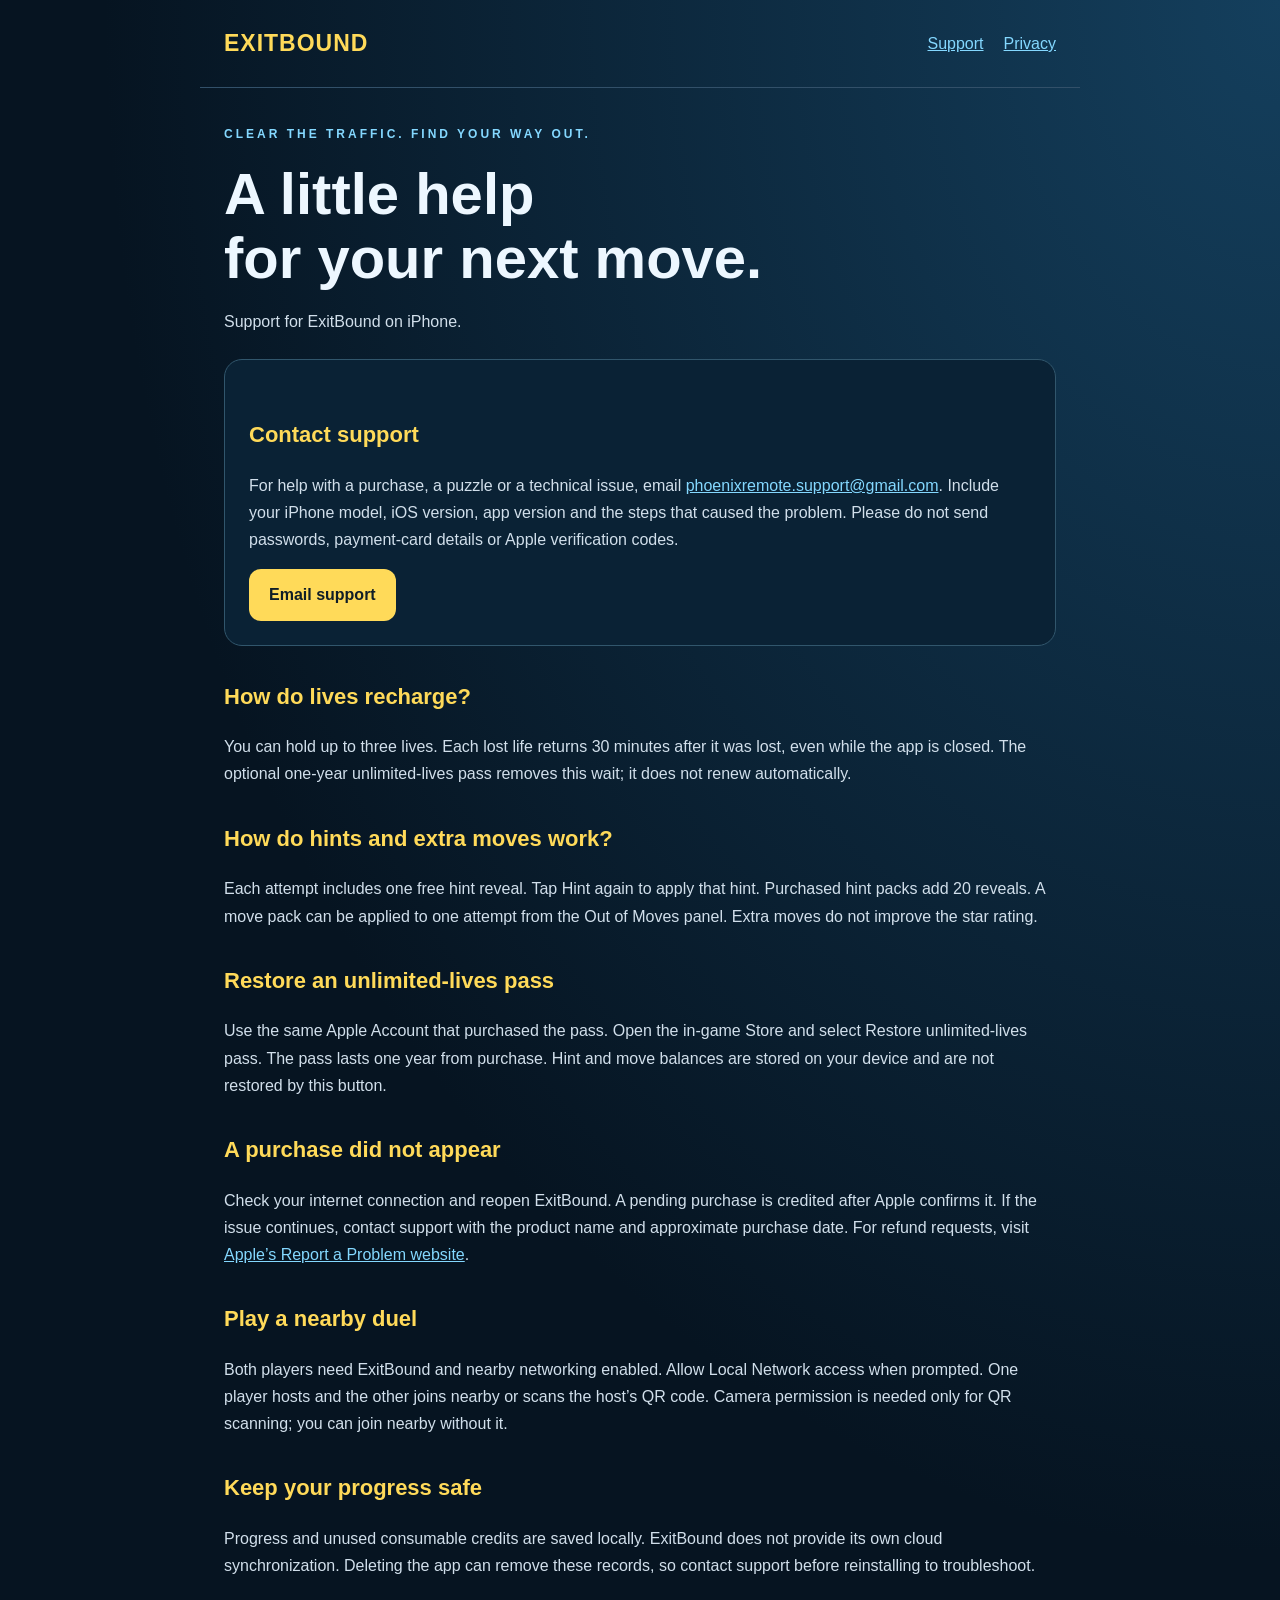
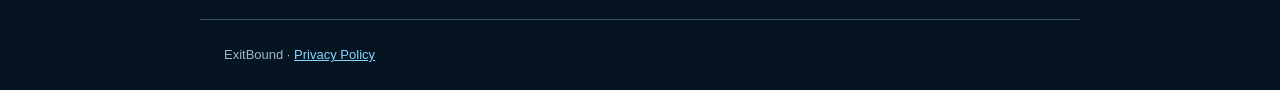
<file: exitbound/index.html>
<!doctype html><html lang="en"><head><meta charset="utf-8"><meta name="viewport" content="width=device-width,initial-scale=1"><title>ExitBound Support</title><meta name="description" content="Get help with ExitBound puzzles, purchases, lives and local duels."><link rel="stylesheet" href="style.css"></head><body><header><a class="brand" href="index.html">EXITBOUND</a><nav aria-label="Main"><a href="index.html">Support</a><a href="privacy.html">Privacy</a></nav></header><main><p class="eyebrow">Clear the traffic. Find your way out.</p><h1>A little help<br>for your next move.</h1><p>Support for ExitBound on iPhone.</p><section class="panel"><h2>Contact support</h2><p>For help with a purchase, a puzzle or a technical issue, email <a href="mailto:phoenixremote.support@gmail.com">phoenixremote.support@gmail.com</a>. Include your iPhone model, iOS version, app version and the steps that caused the problem. Please do not send passwords, payment-card details or Apple verification codes.</p><a class="button" href="mailto:phoenixremote.support@gmail.com?subject=ExitBound%20Support">Email support</a></section><h2>How do lives recharge?</h2><p>You can hold up to three lives. Each lost life returns 30 minutes after it was lost, even while the app is closed. The optional one-year unlimited-lives pass removes this wait; it does not renew automatically.</p><h2>How do hints and extra moves work?</h2><p>Each attempt includes one free hint reveal. Tap Hint again to apply that hint. Purchased hint packs add 20 reveals. A move pack can be applied to one attempt from the Out of Moves panel. Extra moves do not improve the star rating.</p><h2>Restore an unlimited-lives pass</h2><p>Use the same Apple Account that purchased the pass. Open the in-game Store and select Restore unlimited-lives pass. The pass lasts one year from purchase. Hint and move balances are stored on your device and are not restored by this button.</p><h2>A purchase did not appear</h2><p>Check your internet connection and reopen ExitBound. A pending purchase is credited after Apple confirms it. If the issue continues, contact support with the product name and approximate purchase date. For refund requests, visit <a href="https://reportaproblem.apple.com/">Apple’s Report a Problem website</a>.</p><h2>Play a nearby duel</h2><p>Both players need ExitBound and nearby networking enabled. Allow Local Network access when prompted. One player hosts and the other joins nearby or scans the host’s QR code. Camera permission is needed only for QR scanning; you can join nearby without it.</p><h2>Keep your progress safe</h2><p>Progress and unused consumable credits are saved locally. ExitBound does not provide its own cloud synchronization. Deleting the app can remove these records, so contact support before reinstalling to troubleshoot.</p></main><footer>ExitBound · <a href="privacy.html">Privacy Policy</a></footer></body></html>
</file>
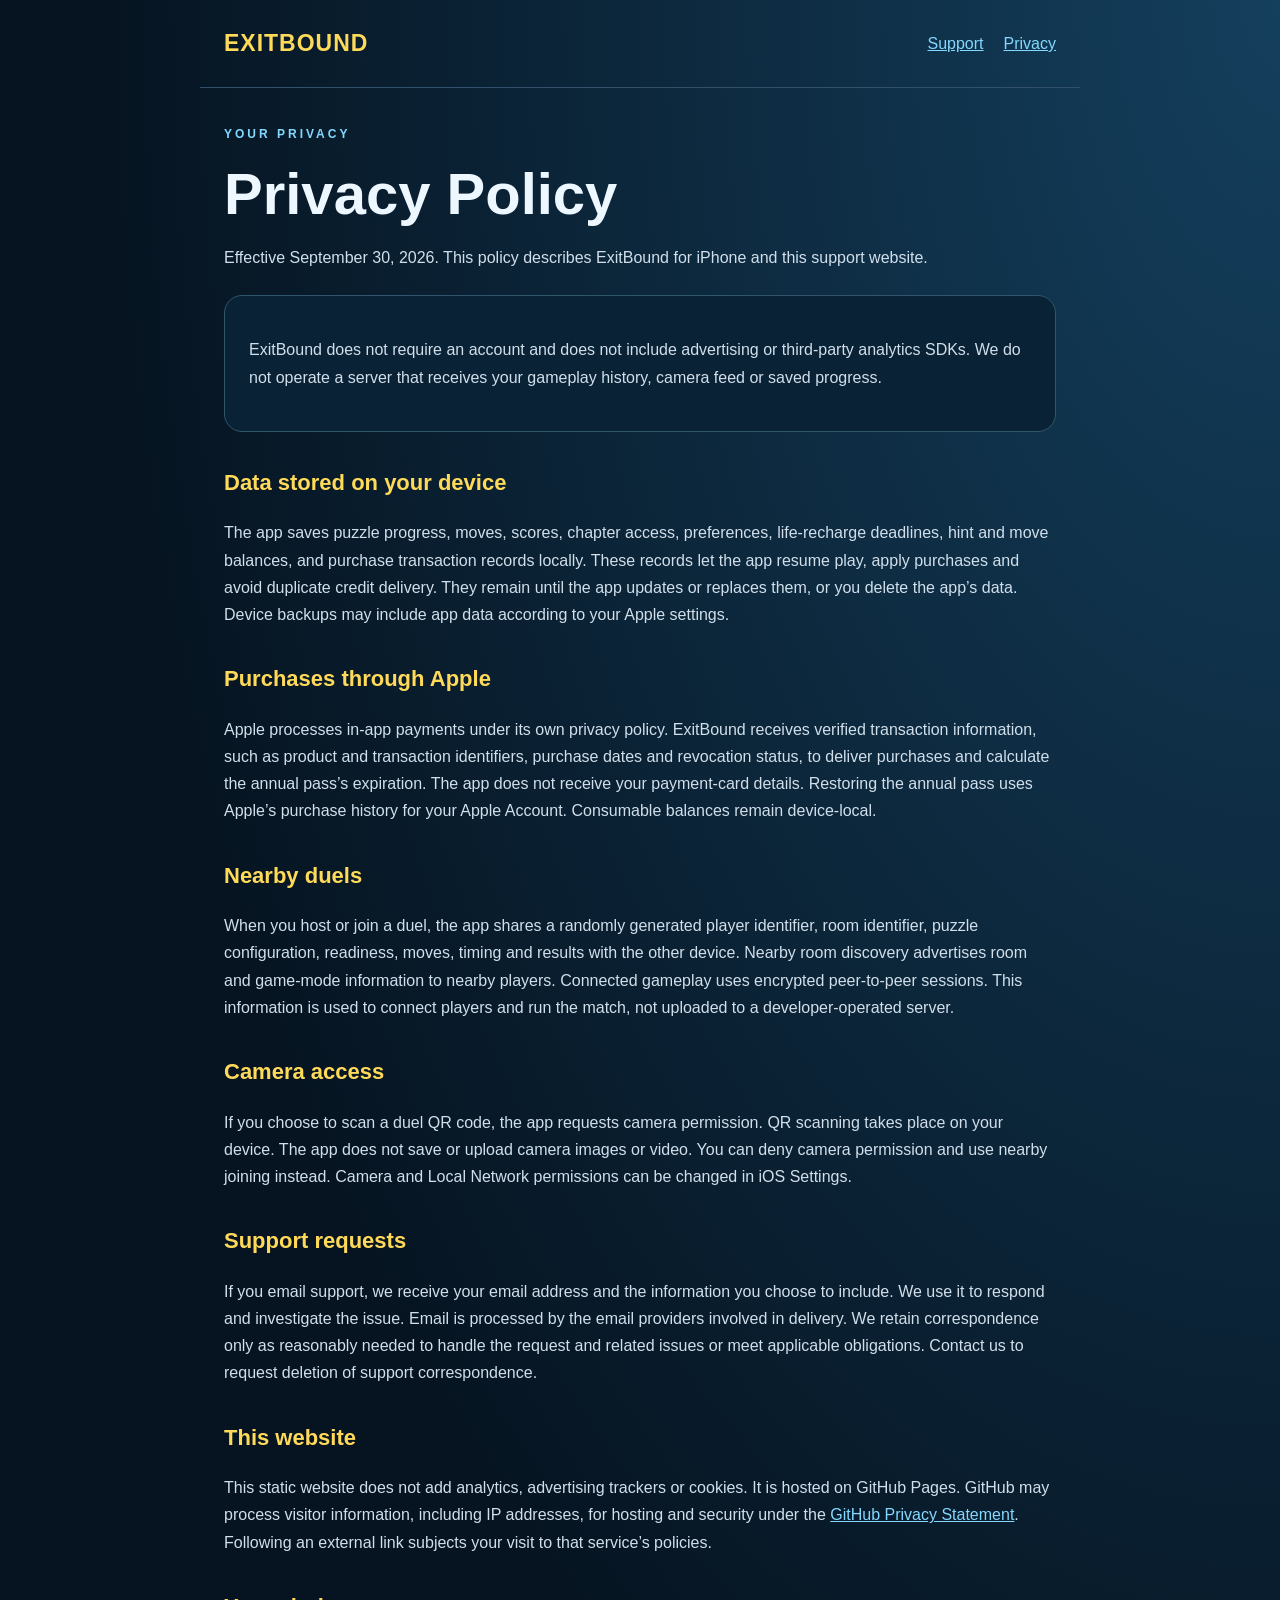
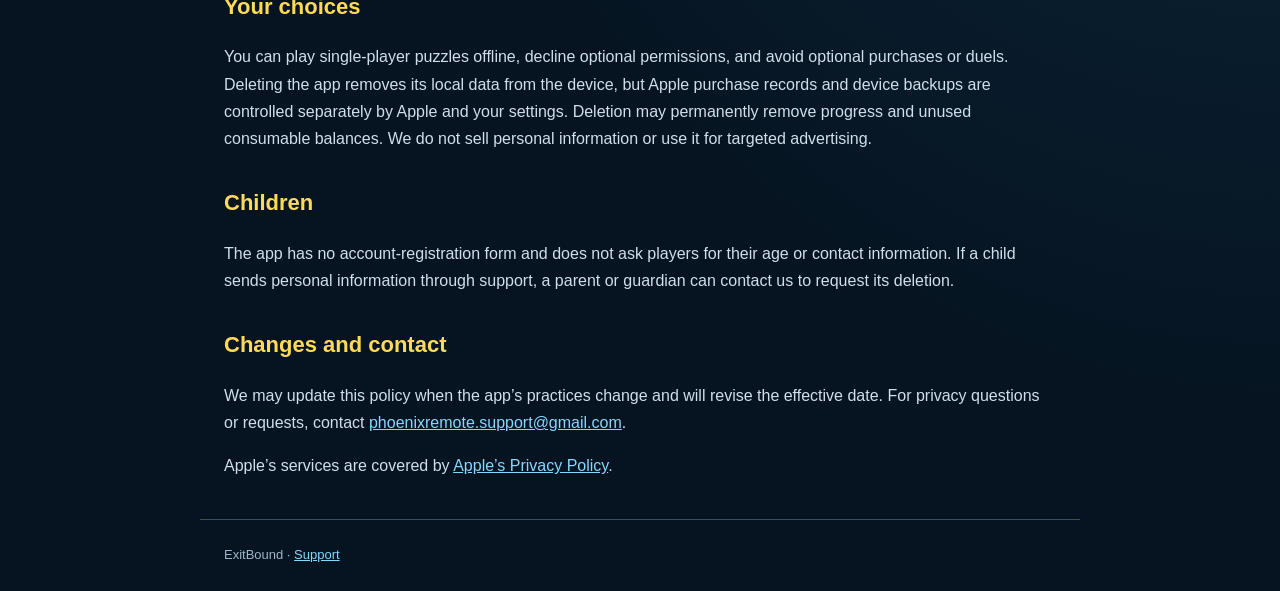
<file: exitbound/privacy.html>
<!doctype html><html lang="en"><head><meta charset="utf-8"><meta name="viewport" content="width=device-width,initial-scale=1"><title>ExitBound Privacy Policy</title><meta name="description" content="How ExitBound handles local game data, purchases, nearby duels and support requests."><link rel="stylesheet" href="style.css"></head><body><header><a class="brand" href="index.html">EXITBOUND</a><nav aria-label="Main"><a href="index.html">Support</a><a href="privacy.html">Privacy</a></nav></header><main><p class="eyebrow">Your privacy</p><h1>Privacy Policy</h1><p>Effective September 30, 2026. This policy describes ExitBound for iPhone and this support website.</p><section class="panel"><p>ExitBound does not require an account and does not include advertising or third-party analytics SDKs. We do not operate a server that receives your gameplay history, camera feed or saved progress.</p></section><h2>Data stored on your device</h2><p>The app saves puzzle progress, moves, scores, chapter access, preferences, life-recharge deadlines, hint and move balances, and purchase transaction records locally. These records let the app resume play, apply purchases and avoid duplicate credit delivery. They remain until the app updates or replaces them, or you delete the app’s data. Device backups may include app data according to your Apple settings.</p><h2>Purchases through Apple</h2><p>Apple processes in-app payments under its own privacy policy. ExitBound receives verified transaction information, such as product and transaction identifiers, purchase dates and revocation status, to deliver purchases and calculate the annual pass’s expiration. The app does not receive your payment-card details. Restoring the annual pass uses Apple’s purchase history for your Apple Account. Consumable balances remain device-local.</p><h2>Nearby duels</h2><p>When you host or join a duel, the app shares a randomly generated player identifier, room identifier, puzzle configuration, readiness, moves, timing and results with the other device. Nearby room discovery advertises room and game-mode information to nearby players. Connected gameplay uses encrypted peer-to-peer sessions. This information is used to connect players and run the match, not uploaded to a developer-operated server.</p><h2>Camera access</h2><p>If you choose to scan a duel QR code, the app requests camera permission. QR scanning takes place on your device. The app does not save or upload camera images or video. You can deny camera permission and use nearby joining instead. Camera and Local Network permissions can be changed in iOS Settings.</p><h2>Support requests</h2><p>If you email support, we receive your email address and the information you choose to include. We use it to respond and investigate the issue. Email is processed by the email providers involved in delivery. We retain correspondence only as reasonably needed to handle the request and related issues or meet applicable obligations. Contact us to request deletion of support correspondence.</p><h2>This website</h2><p>This static website does not add analytics, advertising trackers or cookies. It is hosted on GitHub Pages. GitHub may process visitor information, including IP addresses, for hosting and security under the <a href="https://docs.github.com/en/site-policy/privacy-policies/github-general-privacy-statement">GitHub Privacy Statement</a>. Following an external link subjects your visit to that service’s policies.</p><h2>Your choices</h2><p>You can play single-player puzzles offline, decline optional permissions, and avoid optional purchases or duels. Deleting the app removes its local data from the device, but Apple purchase records and device backups are controlled separately by Apple and your settings. Deletion may permanently remove progress and unused consumable balances. We do not sell personal information or use it for targeted advertising.</p><h2>Children</h2><p>The app has no account-registration form and does not ask players for their age or contact information. If a child sends personal information through support, a parent or guardian can contact us to request its deletion.</p><h2>Changes and contact</h2><p>We may update this policy when the app’s practices change and will revise the effective date. For privacy questions or requests, contact <a href="mailto:phoenixremote.support@gmail.com">phoenixremote.support@gmail.com</a>.</p><p>Apple’s services are covered by <a href="https://www.apple.com/legal/privacy/">Apple’s Privacy Policy</a>.</p></main><footer>ExitBound · <a href="index.html">Support</a></footer></body></html>
</file>
<file: exitbound/style.css>
:root{color-scheme:dark;font-family:-apple-system,BlinkMacSystemFont,"Segoe UI",sans-serif;color:#edf7ff;background:#061421}*{box-sizing:border-box}body{margin:0;background:radial-gradient(ellipse at top right,#143f5d,transparent 65%);line-height:1.7}header,main,footer{max-width:880px;margin:auto;padding:24px}header{display:flex;justify-content:space-between;align-items:center;border-bottom:1px solid #325069}.brand{font-size:23px;font-weight:900;letter-spacing:1px;text-decoration:none;color:#ffda59}nav a{margin-left:20px}a{color:#84d8ff}a:focus-visible{outline:3px solid #ffda59;outline-offset:5px}h1{font-size:clamp(36px,7vw,58px);line-height:1.1;margin:18px 0}h2{font-size:22px;color:#ffda59;margin-top:32px}p{color:#d1dfeb}.eyebrow{text-transform:uppercase;letter-spacing:3px;color:#84d8ff;font-size:12px;font-weight:800}.panel{background:#0a2235;border:1px solid #31566c;border-radius:18px;padding:24px;margin:24px 0}.button{display:inline-block;background:#ffda59;color:#101d27;text-decoration:none;font-weight:800;border-radius:12px;padding:12px 20px}footer{font-size:13px;border-top:1px solid #325069;color:#9db7c9}li{margin-bottom:8px}@media(max-width:480px){header{align-items:flex-start;gap:12px;flex-direction:column}nav a{margin:0 20px 0 0}.panel{padding:18px}}
</file>
